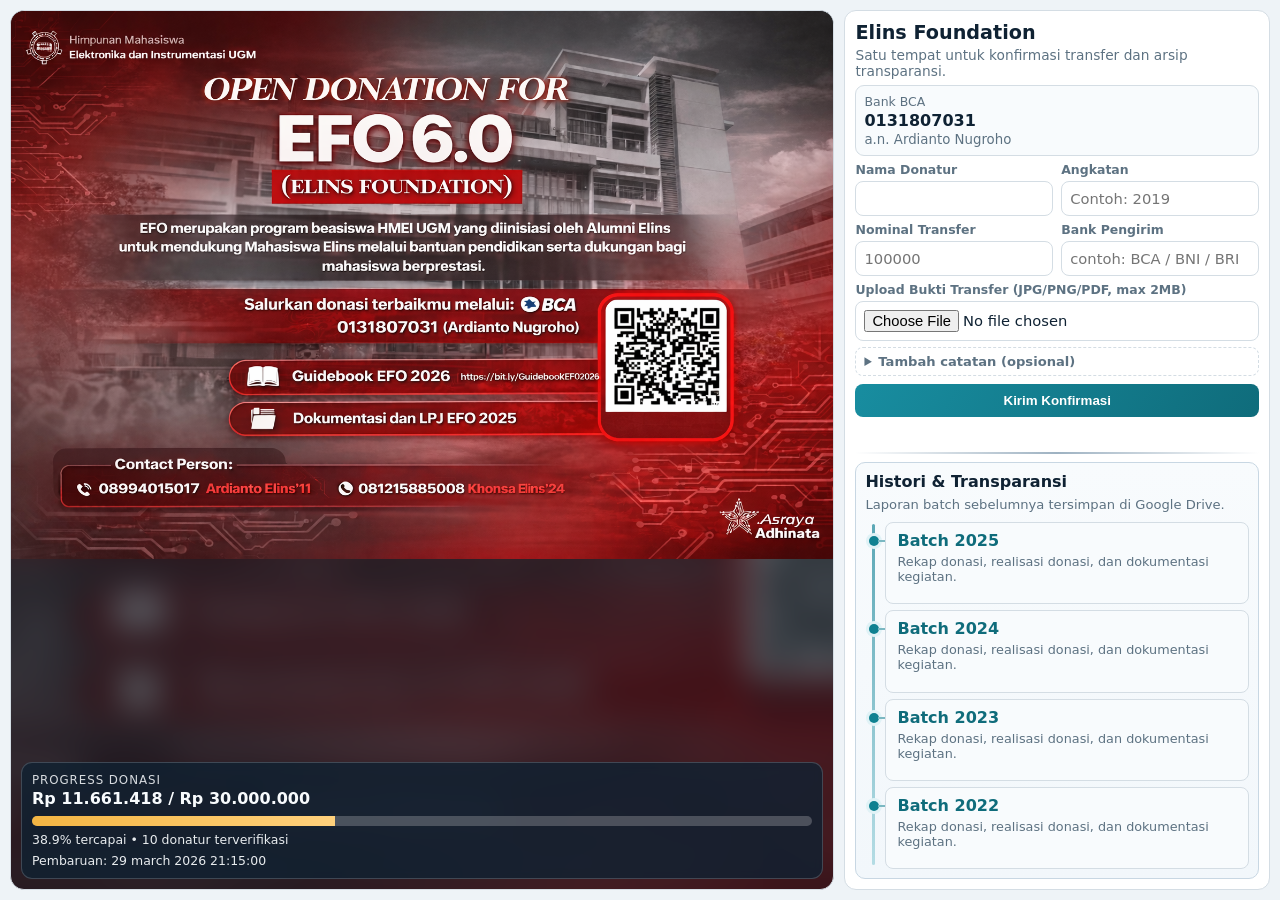
<file: index.html>
<!doctype html>
<html lang="id">
  <head>
    <meta charset="UTF-8" />
    <meta name="viewport" content="width=device-width, initial-scale=1.0" />
    <title>Campaign Donasi Alumni</title>
    <meta
      name="description"
      content="Halaman kampanye donasi alumni dengan progress target, konfirmasi transfer, dan transparansi histori."
    />
    <link rel="stylesheet" href="assets/css/styles.css" />
  </head>
  <body>
    <main class="layout">
      <section class="poster-panel" aria-label="Poster Kampanye">
        <img
          class="poster-image"
          src="assets/images/poster-fit.png"
          alt="Poster kampanye donasi alumni"
        />

        <div class="progress-overlay" role="region" aria-label="Progress Donasi">
          <p class="label">Progress Donasi</p>
          <p class="numbers" id="progressNumbers">Rp 0 / Rp 0</p>

          <div
            class="progress"
            role="progressbar"
            aria-valuemin="0"
            aria-valuemax="100"
            aria-valuenow="0"
            id="progressBar"
          >
            <div class="progress-fill" id="progressFill"></div>
          </div>

          <p class="meta" id="progressMeta">0% tercapai</p>
          <p class="updated" id="progressUpdated">Pembaruan: -</p>
        </div>
      </section>

      <aside class="side-panel">
        <section class="card panel-shell" aria-label="Panel Donasi">
          <header class="side-header">
            <h1>Elins Foundation</h1>
            <p>Satu tempat untuk konfirmasi transfer dan arsip transparansi.</p>
            <div class="bank-inline">
              <span>Bank BCA</span>
              <strong>0131807031</strong>
              <small>a.n. Ardianto Nugroho</small>
            </div>
          </header>

          <section class="panel-section form-section" aria-label="Form Konfirmasi Donasi">
            <form id="donationForm" novalidate>
              <input type="hidden" name="campaign_id" id="campaignId" value="campaign-2026" />

              <div class="form-grid">
                <div class="field">
                  <label for="donor_name">Nama Donatur</label>
                  <input id="donor_name" name="donor_name" required maxlength="100" />
                </div>

                <div class="field">
                  <label for="batch_year">Angkatan</label>
                  <input id="batch_year" name="batch_year" maxlength="20" placeholder="Contoh: 2019" />
                </div>

                <div class="field">
                  <label for="amount_claimed">Nominal Transfer</label>
                  <input
                    id="amount_claimed"
                    name="amount_claimed"
                    type="number"
                    required
                    min="1000"
                    step="1000"
                    placeholder="100000"
                  />
                </div>

                <div class="field">
                  <label for="sender_bank">Bank Pengirim</label>
                  <input
                    id="sender_bank"
                    name="sender_bank"
                    required
                    maxlength="50"
                    placeholder="contoh: BCA / BNI / BRI"
                  />
                </div>

                <div class="field field-full">
                  <label for="receipt_file">Upload Bukti Transfer (JPG/PNG/PDF, max 2MB)</label>
                  <input
                    id="receipt_file"
                    name="receipt_file"
                    required
                    type="file"
                    accept="image/jpeg,image/png,application/pdf"
                  />
                </div>
              </div>

              <details class="optional-box">
                <summary>Tambah catatan (opsional)</summary>
                <label for="note">Catatan</label>
                <textarea id="note" name="note" rows="2" maxlength="300"></textarea>
              </details>

              <div class="honeypot" aria-hidden="true">
                <label for="website">Website</label>
                <input id="website" name="website" tabindex="-1" autocomplete="off" />
              </div>

              <button type="submit" id="submitBtn">Kirim Konfirmasi</button>
              <p class="status" id="formStatus" aria-live="polite"></p>
            </form>
          </section>

          <div class="section-separator" role="separator" aria-label="Pemisah"></div>

          <section class="panel-section history-section history-card" aria-label="Transparansi Histori">
            <h2>Histori & Transparansi</h2>
            <p>Laporan batch sebelumnya tersimpan di Google Drive.</p>
            <ul id="historyList" class="timeline-list"></ul>
          </section>
        </section>
      </aside>
    </main>

    <script src="assets/js/config.js"></script>
    <script src="assets/js/app.js"></script>
  </body>
</html>
</file>
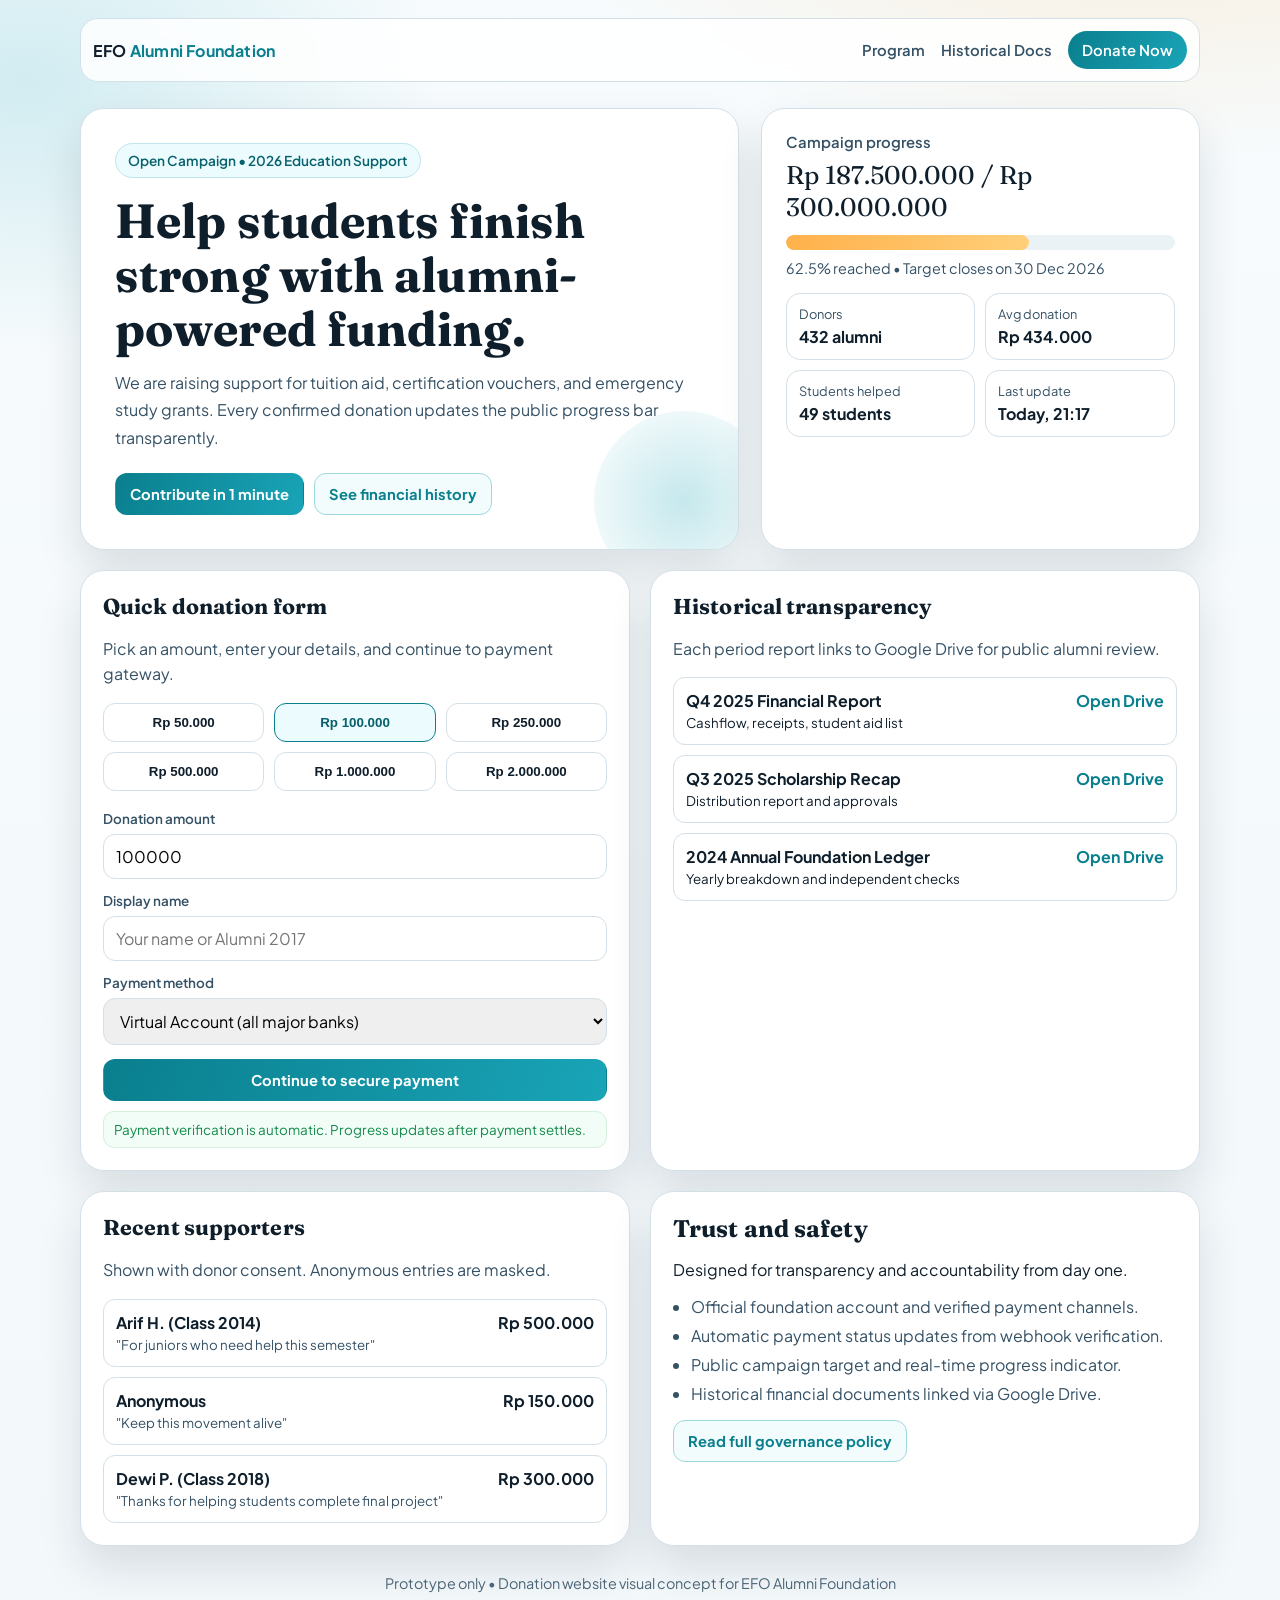
<file: design/donation-preview.html>
<!doctype html>
<html lang="en">
  <head>
    <meta charset="UTF-8" />
    <meta name="viewport" content="width=device-width, initial-scale=1.0" />
    <title>Alumni Foundation Donation</title>
    <link rel="preconnect" href="https://fonts.googleapis.com" />
    <link rel="preconnect" href="https://fonts.gstatic.com" crossorigin />
    <link
      href="https://fonts.googleapis.com/css2?family=Fraunces:opsz,wght@9..144,700;9..144,800&family=Plus+Jakarta+Sans:wght@400;500;600;700&display=swap"
      rel="stylesheet"
    />
    <style>
      :root {
        --ink: #0f1e2b;
        --slate: #355165;
        --sea: #0a7f8e;
        --aqua: #19a4b7;
        --sun: #ffb14b;
        --sand: #fff6e9;
        --paper: #ffffff;
        --line: #d4e0e8;
        --ok: #148a4b;
        --shadow: 0 22px 44px rgba(15, 30, 43, 0.12);
      }

      * {
        box-sizing: border-box;
      }

      body {
        margin: 0;
        font-family: "Plus Jakarta Sans", "Segoe UI", sans-serif;
        color: var(--ink);
        background:
          radial-gradient(1000px 500px at 90% -10%, rgba(255, 177, 75, 0.22), transparent 65%),
          radial-gradient(700px 450px at 2% 5%, rgba(25, 164, 183, 0.17), transparent 60%),
          linear-gradient(180deg, #f7fbfd 0%, #f3f8fb 100%);
      }

      .shell {
        width: min(1120px, 94vw);
        margin: 0 auto;
      }

      .topbar {
        margin-top: 18px;
        padding: 12px;
        border: 1px solid var(--line);
        border-radius: 18px;
        background: rgba(255, 255, 255, 0.85);
        backdrop-filter: blur(8px);
        display: flex;
        align-items: center;
        justify-content: space-between;
        gap: 14px;
        position: sticky;
        top: 10px;
        z-index: 20;
      }

      .brand {
        font-weight: 700;
        color: var(--ink);
        letter-spacing: 0.2px;
      }

      .brand span {
        color: var(--sea);
      }

      .nav {
        display: flex;
        align-items: center;
        gap: 16px;
      }

      .nav a {
        color: var(--slate);
        text-decoration: none;
        font-size: 0.93rem;
        font-weight: 600;
      }

      .nav .cta {
        background: linear-gradient(115deg, var(--sea), var(--aqua));
        color: #fff;
        border-radius: 999px;
        padding: 10px 14px;
      }

      .hero {
        margin-top: 26px;
        display: grid;
        grid-template-columns: 1.2fr 0.8fr;
        gap: 22px;
      }

      .card {
        background: var(--paper);
        border: 1px solid var(--line);
        border-radius: 24px;
        box-shadow: var(--shadow);
      }

      .hero-main {
        padding: 34px;
        position: relative;
        overflow: hidden;
      }

      .hero-main::after {
        content: "";
        position: absolute;
        width: 180px;
        height: 180px;
        border-radius: 50%;
        right: -36px;
        bottom: -42px;
        background: radial-gradient(circle, rgba(25, 164, 183, 0.25), rgba(25, 164, 183, 0));
      }

      .badge {
        display: inline-flex;
        align-items: center;
        gap: 8px;
        background: #ecfbfd;
        color: #08626e;
        border: 1px solid #bde7ed;
        border-radius: 999px;
        padding: 8px 12px;
        font-weight: 600;
        font-size: 0.85rem;
      }

      h1,
      h2,
      h3 {
        font-family: "Fraunces", Georgia, serif;
        margin: 0;
        letter-spacing: 0.1px;
      }

      h1 {
        margin-top: 16px;
        font-size: clamp(1.8rem, 4.4vw, 3rem);
        line-height: 1.12;
      }

      .hero-main p {
        margin: 14px 0 0;
        color: var(--slate);
        line-height: 1.7;
        max-width: 62ch;
      }

      .hero-actions {
        margin-top: 22px;
        display: flex;
        flex-wrap: wrap;
        gap: 10px;
      }

      .btn {
        border: 1px solid transparent;
        border-radius: 12px;
        padding: 11px 14px;
        text-decoration: none;
        font-weight: 700;
        font-size: 0.92rem;
        display: inline-flex;
        align-items: center;
        justify-content: center;
      }

      .btn-primary {
        background: linear-gradient(110deg, var(--sea), var(--aqua));
        color: #fff;
      }

      .btn-ghost {
        color: var(--sea);
        border-color: #9fd7df;
        background: #f3fcfd;
      }

      .hero-side {
        padding: 24px;
      }

      .progress-label {
        color: var(--slate);
        font-size: 0.93rem;
        font-weight: 600;
      }

      .progress-main {
        margin-top: 8px;
        font-size: 1.6rem;
        font-family: "Fraunces", Georgia, serif;
      }

      .progress-wrap {
        margin-top: 12px;
        width: 100%;
        height: 15px;
        background: #eaf2f6;
        border-radius: 999px;
        overflow: hidden;
      }

      .progress-fill {
        width: 0;
        height: 100%;
        border-radius: inherit;
        background: linear-gradient(90deg, var(--sun), #ffcf79);
        transition: width 1.1s ease;
      }

      .progress-sub {
        margin-top: 9px;
        color: var(--slate);
        font-size: 0.9rem;
      }

      .meta-grid {
        margin-top: 16px;
        display: grid;
        grid-template-columns: repeat(2, 1fr);
        gap: 10px;
      }

      .meta-item {
        border: 1px solid var(--line);
        border-radius: 14px;
        padding: 12px;
      }

      .meta-item span {
        display: block;
        font-size: 0.8rem;
        color: var(--slate);
      }

      .meta-item strong {
        display: block;
        margin-top: 4px;
      }

      .sections {
        margin-top: 20px;
        display: grid;
        grid-template-columns: 1fr 1fr;
        gap: 20px;
      }

      .section-card {
        padding: 22px;
      }

      .section-card h2 {
        font-size: 1.35rem;
      }

      .section-card p {
        color: var(--slate);
        line-height: 1.6;
      }

      .amounts {
        display: grid;
        grid-template-columns: repeat(3, 1fr);
        gap: 10px;
        margin: 16px 0;
      }

      .amount-btn {
        border: 1px solid var(--line);
        background: #fff;
        border-radius: 12px;
        padding: 11px;
        font-weight: 700;
        color: var(--ink);
        cursor: pointer;
      }

      .amount-btn.active {
        border-color: var(--sea);
        background: #ecfbfd;
        color: #075f6a;
      }

      .field {
        margin-top: 10px;
      }

      .field label {
        font-size: 0.84rem;
        color: var(--slate);
        font-weight: 600;
      }

      .field input,
      .field select {
        width: 100%;
        margin-top: 6px;
        border: 1px solid var(--line);
        border-radius: 12px;
        padding: 11px 12px;
        font: inherit;
      }

      .helper {
        margin-top: 10px;
        border-radius: 11px;
        border: 1px solid #d6f0dd;
        background: #f1fdf6;
        color: var(--ok);
        font-size: 0.84rem;
        padding: 9px 10px;
      }

      .docs-list,
      .supporters {
        display: grid;
        gap: 10px;
        margin-top: 14px;
      }

      .docs-item,
      .supporter-item {
        border: 1px solid var(--line);
        border-radius: 12px;
        padding: 12px;
        display: flex;
        justify-content: space-between;
        gap: 8px;
      }

      .docs-item a {
        color: var(--sea);
        text-decoration: none;
        font-weight: 700;
      }

      .supporter-item small {
        color: var(--slate);
      }

      .section-bottom {
        margin: 20px 0 28px;
        display: grid;
        grid-template-columns: 1fr 1fr;
        gap: 20px;
      }

      .trust {
        padding: 22px;
      }

      .checklist {
        margin: 12px 0 0;
        padding-left: 18px;
        color: var(--slate);
      }

      .checklist li {
        margin-bottom: 8px;
      }

      footer {
        margin: 12px 0 40px;
        color: #4d6779;
        font-size: 0.9rem;
        text-align: center;
      }

      .fade-up {
        animation: fadeUp 0.7s ease both;
      }

      @keyframes fadeUp {
        from {
          transform: translateY(14px);
          opacity: 0;
        }
        to {
          transform: translateY(0);
          opacity: 1;
        }
      }

      @media (max-width: 960px) {
        .hero,
        .sections,
        .section-bottom {
          grid-template-columns: 1fr;
        }

        .topbar {
          flex-wrap: wrap;
          position: static;
        }
      }

      @media (max-width: 560px) {
        .hero-main,
        .hero-side,
        .section-card,
        .trust {
          padding: 18px;
          border-radius: 18px;
        }

        .amounts {
          grid-template-columns: repeat(2, 1fr);
        }

        .nav {
          width: 100%;
          justify-content: space-between;
        }
      }
    </style>
  </head>
  <body>
    <div class="shell">
      <header class="topbar fade-up">
        <div class="brand">EFO <span>Alumni Foundation</span></div>
        <nav class="nav">
          <a href="#program">Program</a>
          <a href="#history">Historical Docs</a>
          <a href="#donate" class="cta">Donate Now</a>
        </nav>
      </header>

      <section class="hero">
        <article class="card hero-main fade-up">
          <div class="badge">Open Campaign • 2026 Education Support</div>
          <h1>Help students finish strong with alumni-powered funding.</h1>
          <p>
            We are raising support for tuition aid, certification vouchers, and emergency study grants.
            Every confirmed donation updates the public progress bar transparently.
          </p>
          <div class="hero-actions">
            <a href="#donate" class="btn btn-primary">Contribute in 1 minute</a>
            <a href="#history" class="btn btn-ghost">See financial history</a>
          </div>
        </article>

        <aside class="card hero-side fade-up">
          <div class="progress-label">Campaign progress</div>
          <div class="progress-main">Rp 187.500.000 / Rp 300.000.000</div>
          <div class="progress-wrap">
            <div class="progress-fill" id="progressFill" data-percent="62.5"></div>
          </div>
          <div class="progress-sub">62.5% reached • Target closes on 30 Dec 2026</div>
          <div class="meta-grid">
            <div class="meta-item"><span>Donors</span><strong>432 alumni</strong></div>
            <div class="meta-item"><span>Avg donation</span><strong>Rp 434.000</strong></div>
            <div class="meta-item"><span>Students helped</span><strong>49 students</strong></div>
            <div class="meta-item"><span>Last update</span><strong>Today, 21:17</strong></div>
          </div>
        </aside>
      </section>

      <section class="sections" id="donate">
        <article class="card section-card fade-up" id="program">
          <h2>Quick donation form</h2>
          <p>Pick an amount, enter your details, and continue to payment gateway.</p>

          <div class="amounts" id="amounts">
            <button class="amount-btn" data-amount="50000">Rp 50.000</button>
            <button class="amount-btn active" data-amount="100000">Rp 100.000</button>
            <button class="amount-btn" data-amount="250000">Rp 250.000</button>
            <button class="amount-btn" data-amount="500000">Rp 500.000</button>
            <button class="amount-btn" data-amount="1000000">Rp 1.000.000</button>
            <button class="amount-btn" data-amount="2000000">Rp 2.000.000</button>
          </div>

          <div class="field">
            <label for="amount">Donation amount</label>
            <input id="amount" type="number" value="100000" min="10000" step="1000" />
          </div>
          <div class="field">
            <label for="name">Display name</label>
            <input id="name" type="text" placeholder="Your name or Alumni 2017" />
          </div>
          <div class="field">
            <label for="payment">Payment method</label>
            <select id="payment">
              <option>Virtual Account (all major banks)</option>
              <option>QRIS</option>
              <option>E-Wallet</option>
            </select>
          </div>

          <a href="#" class="btn btn-primary" style="margin-top: 14px; width: 100%">Continue to secure payment</a>
          <div class="helper">Payment verification is automatic. Progress updates after payment settles.</div>
        </article>

        <article class="card section-card fade-up" id="history">
          <h2>Historical transparency</h2>
          <p>Each period report links to Google Drive for public alumni review.</p>
          <div class="docs-list">
            <div class="docs-item">
              <div>
                <strong>Q4 2025 Financial Report</strong>
                <div><small>Cashflow, receipts, student aid list</small></div>
              </div>
              <a href="#">Open Drive</a>
            </div>
            <div class="docs-item">
              <div>
                <strong>Q3 2025 Scholarship Recap</strong>
                <div><small>Distribution report and approvals</small></div>
              </div>
              <a href="#">Open Drive</a>
            </div>
            <div class="docs-item">
              <div>
                <strong>2024 Annual Foundation Ledger</strong>
                <div><small>Yearly breakdown and independent checks</small></div>
              </div>
              <a href="#">Open Drive</a>
            </div>
          </div>
        </article>
      </section>

      <section class="section-bottom">
        <article class="card section-card fade-up">
          <h2>Recent supporters</h2>
          <p>Shown with donor consent. Anonymous entries are masked.</p>
          <div class="supporters">
            <div class="supporter-item">
              <div>
                <strong>Arif H. (Class 2014)</strong>
                <div><small>"For juniors who need help this semester"</small></div>
              </div>
              <strong>Rp 500.000</strong>
            </div>
            <div class="supporter-item">
              <div>
                <strong>Anonymous</strong>
                <div><small>"Keep this movement alive"</small></div>
              </div>
              <strong>Rp 150.000</strong>
            </div>
            <div class="supporter-item">
              <div>
                <strong>Dewi P. (Class 2018)</strong>
                <div><small>"Thanks for helping students complete final project"</small></div>
              </div>
              <strong>Rp 300.000</strong>
            </div>
          </div>
        </article>

        <article class="card trust fade-up">
          <h2>Trust and safety</h2>
          <p>Designed for transparency and accountability from day one.</p>
          <ul class="checklist">
            <li>Official foundation account and verified payment channels.</li>
            <li>Automatic payment status updates from webhook verification.</li>
            <li>Public campaign target and real-time progress indicator.</li>
            <li>Historical financial documents linked via Google Drive.</li>
          </ul>
          <a href="#" class="btn btn-ghost" style="margin-top: 8px">Read full governance policy</a>
        </article>
      </section>

      <footer>Prototype only • Donation website visual concept for EFO Alumni Foundation</footer>
    </div>

    <script>
      const progressFill = document.getElementById("progressFill");
      const percent = Number(progressFill.dataset.percent || 0);
      window.requestAnimationFrame(() => {
        progressFill.style.width = `${Math.max(0, Math.min(100, percent))}%`;
      });

      const buttons = document.querySelectorAll(".amount-btn");
      const amountInput = document.getElementById("amount");

      buttons.forEach((btn) => {
        btn.addEventListener("click", () => {
          buttons.forEach((b) => b.classList.remove("active"));
          btn.classList.add("active");
          amountInput.value = btn.dataset.amount;
        });
      });
    </script>
  </body>
</html>
</file>
<file: assets/css/styles.css>
:root {
  --bg: #eef3f7;
  --panel: #ffffff;
  --text: #0f2233;
  --muted: #5d7282;
  --line: #d4dde4;
  --accent: #188da0;
  --accent-2: #0f6c7b;
  --warn: #f4b543;
}

* {
  box-sizing: border-box;
}

html,
body {
  height: 100%;
}

body {
  margin: 0;
  font-family: "Segoe UI", system-ui, -apple-system, sans-serif;
  color: var(--text);
  background: var(--bg);
  overflow: hidden;
}

.layout {
  width: min(1380px, 100vw);
  margin: 0 auto;
  padding: 10px;
  display: grid;
  grid-template-columns: 1.55fr 0.8fr;
  gap: 10px;
  height: 100dvh;
}

.poster-panel {
  position: relative;
  border-radius: 14px;
  overflow: hidden;
  border: 1px solid var(--line);
  background: #0d1620;
}

.poster-panel::before {
  content: "";
  position: absolute;
  inset: -20px;
  background-image: url("../images/poster-fit.png");
  background-size: cover;
  background-position: center;
  filter: blur(16px);
  opacity: 0.36;
  transform: scale(1.06);
}

.poster-image {
  position: relative;
  z-index: 1;
  width: 100%;
  height: 100%;
  object-fit: contain;
  object-position: top center;
  display: block;
  padding: 0;
}

.progress-overlay {
  position: absolute;
  z-index: 2;
  top: auto;
  left: 10px;
  right: 10px;
  bottom: 10px;
  width: auto;
  background: rgba(15, 34, 51, 0.78);
  border: 1px solid rgba(255, 255, 255, 0.18);
  border-radius: 11px;
  padding: 10px;
  color: #f8fbfd;
  backdrop-filter: blur(4px);
}

.progress-overlay .label {
  margin: 0;
  font-size: 0.74rem;
  text-transform: uppercase;
  letter-spacing: 0.08em;
  opacity: 0.86;
}

.progress-overlay .numbers {
  margin: 2px 0 8px;
  font-size: 1rem;
  font-weight: 700;
}

.progress {
  width: 100%;
  height: 10px;
  border-radius: 999px;
  overflow: hidden;
  background: rgba(255, 255, 255, 0.22);
}

.progress-fill {
  width: 0;
  height: 100%;
  background: linear-gradient(90deg, var(--warn), #ffd17c);
  transition: width 0.8s ease;
}

.progress-overlay .meta,
.progress-overlay .updated {
  margin: 6px 0 0;
  font-size: 0.78rem;
  opacity: 0.93;
}

.side-panel {
  min-height: 0;
}

.card {
  background: var(--panel);
  border: 1px solid var(--line);
  border-radius: 12px;
  padding: 10px;
}

.panel-shell {
  height: 100%;
  display: flex;
  flex-direction: column;
  gap: 6px;
  min-height: 0;
}

.side-header h1 {
  margin: 0;
  font-size: 1.2rem;
}

.side-header p {
  margin: 3px 0 6px;
  color: var(--muted);
  font-size: 0.86rem;
}

.bank-inline {
  display: grid;
  gap: 2px;
  border: 1px solid var(--line);
  border-radius: 9px;
  padding: 8px;
  background: #f8fbfd;
}

.bank-inline span {
  color: var(--muted);
  font-size: 0.78rem;
}

.bank-inline strong {
  font-size: 1rem;
}

.bank-inline small {
  color: var(--muted);
}

.panel-section {
  min-height: 0;
}

.form-section {
  padding-bottom: 2px;
}

form {
  display: grid;
  gap: 6px;
}

label {
  font-size: 0.78rem;
  color: var(--muted);
  font-weight: 600;
}

.form-grid {
  display: grid;
  grid-template-columns: 1fr 1fr;
  gap: 6px 8px;
}

.field {
  display: grid;
  gap: 4px;
}

.field-full {
  grid-column: 1 / -1;
}

input,
textarea {
  width: 100%;
  border: 1px solid var(--line);
  border-radius: 8px;
  padding: 8px;
  font: inherit;
  font-size: 0.92rem;
}

input:focus,
textarea:focus {
  border-color: var(--accent);
  outline: 2px solid rgba(24, 141, 160, 0.2);
}

button {
  margin-top: 2px;
  border: 0;
  border-radius: 8px;
  background: linear-gradient(120deg, var(--accent), var(--accent-2));
  color: #fff;
  font-weight: 700;
  padding: 9px 10px;
  cursor: pointer;
}

button:disabled {
  opacity: 0.6;
  cursor: not-allowed;
}

.status {
  min-height: 18px;
  margin: 0;
  font-size: 0.8rem;
}

.status.ok {
  color: #0e7a3f;
}

.status.err {
  color: #a32020;
}

.honeypot {
  position: absolute;
  left: -5000px;
}

.history-section {
  flex: 1 1 auto;
  min-height: 0;
  overflow: hidden;
  display: flex;
  flex-direction: column;
}

.section-separator {
  height: 2px;
  background: linear-gradient(90deg, transparent, #9eb2c2, transparent);
  margin: 3px 0 2px;
}

.optional-box {
  border: 1px dashed var(--line);
  border-radius: 8px;
  padding: 6px 8px;
}

.optional-box summary {
  cursor: pointer;
  color: var(--muted);
  font-weight: 600;
  font-size: 0.82rem;
}

.optional-box label {
  margin-top: 6px;
  display: block;
}

.history-card {
  border: 1px solid #c8d7e3;
  border-radius: 10px;
  background: linear-gradient(180deg, #f8fbfd, #f2f7fb);
  padding: 9px;
  font-family: inherit;
}

.history-card * {
  font-family: inherit;
}

.history-section h2 {
  margin: 0 0 6px;
  font-size: 1rem;
}

.history-section p {
  margin: 0 0 8px;
  color: var(--muted);
  font-size: 0.82rem;
}

.timeline-list {
  position: relative;
  margin: 0;
  padding: 2px 0 0 20px;
  list-style: none;
  display: grid;
  gap: 6px;
  flex: 1;
  min-height: 0;
  max-height: none;
  overflow: auto;
}

.timeline-list::before {
  content: "";
  position: absolute;
  left: 7px;
  top: 4px;
  bottom: 4px;
  width: 3px;
  border-radius: 999px;
  background: linear-gradient(180deg, #5ca8b6, #b4dce4);
}

.timeline-list li {
  position: relative;
  border: 1px solid var(--line);
  border-radius: 8px;
  padding: 8px 8px 8px 11px;
  background: #f8fbfd;
}

.timeline-list li::before {
  content: "";
  position: absolute;
  left: -17px;
  top: 13px;
  width: 10px;
  height: 10px;
  border-radius: 50%;
  background: #0f8191;
  box-shadow: 0 0 0 3px #e0f2f6;
}

.timeline-list li::after {
  content: "";
  position: absolute;
  left: -8px;
  top: 17px;
  width: 7px;
  height: 2px;
  background: #7bb8c2;
}

.timeline-list a {
  color: var(--accent-2);
  text-decoration: none;
  font-weight: 700;
}

.timeline-list small {
  display: block;
  color: var(--muted);
  margin-top: 4px;
  font-size: 0.8rem;
}

@media (max-width: 980px) {
  body {
    overflow: auto;
  }

  .layout {
    grid-template-columns: 1fr;
    height: auto;
    min-height: 100dvh;
  }

  .poster-panel {
    min-height: 54vh;
  }

  .form-grid {
    grid-template-columns: 1fr;
  }
}
</file>
